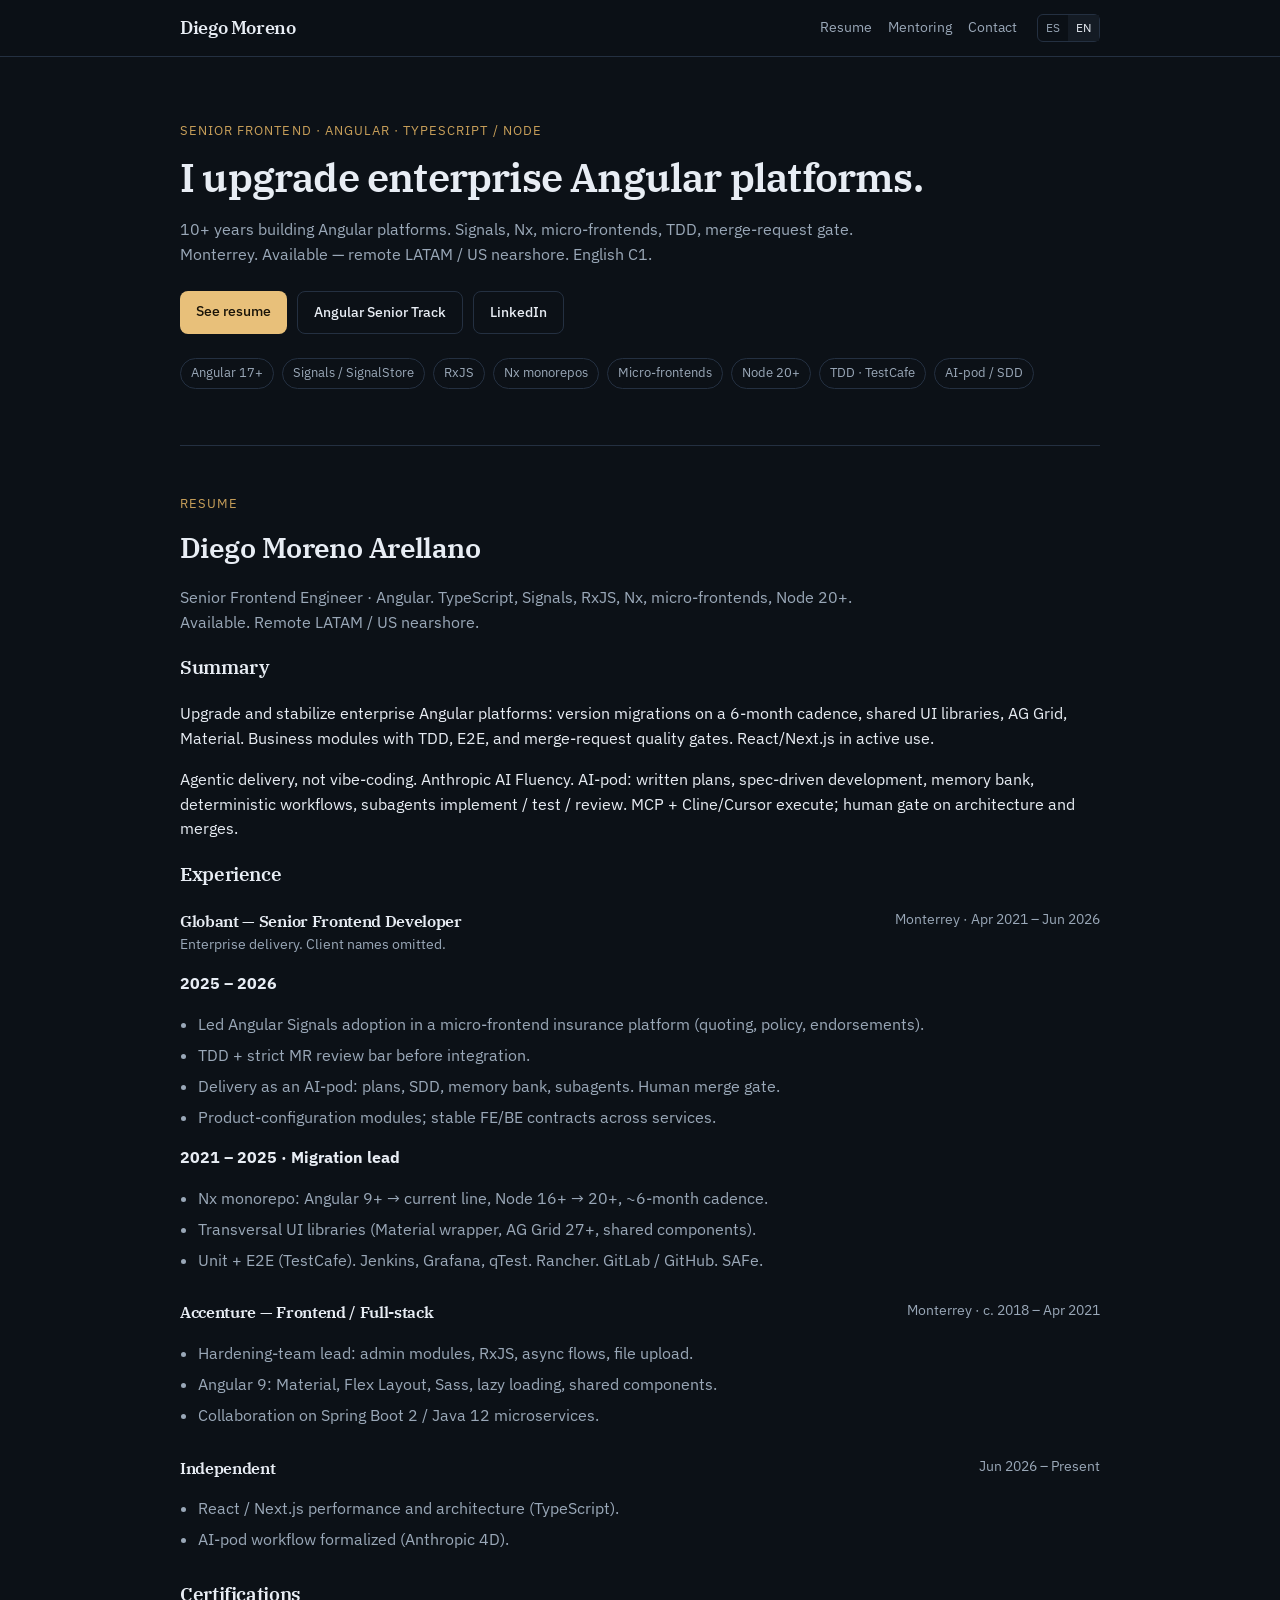
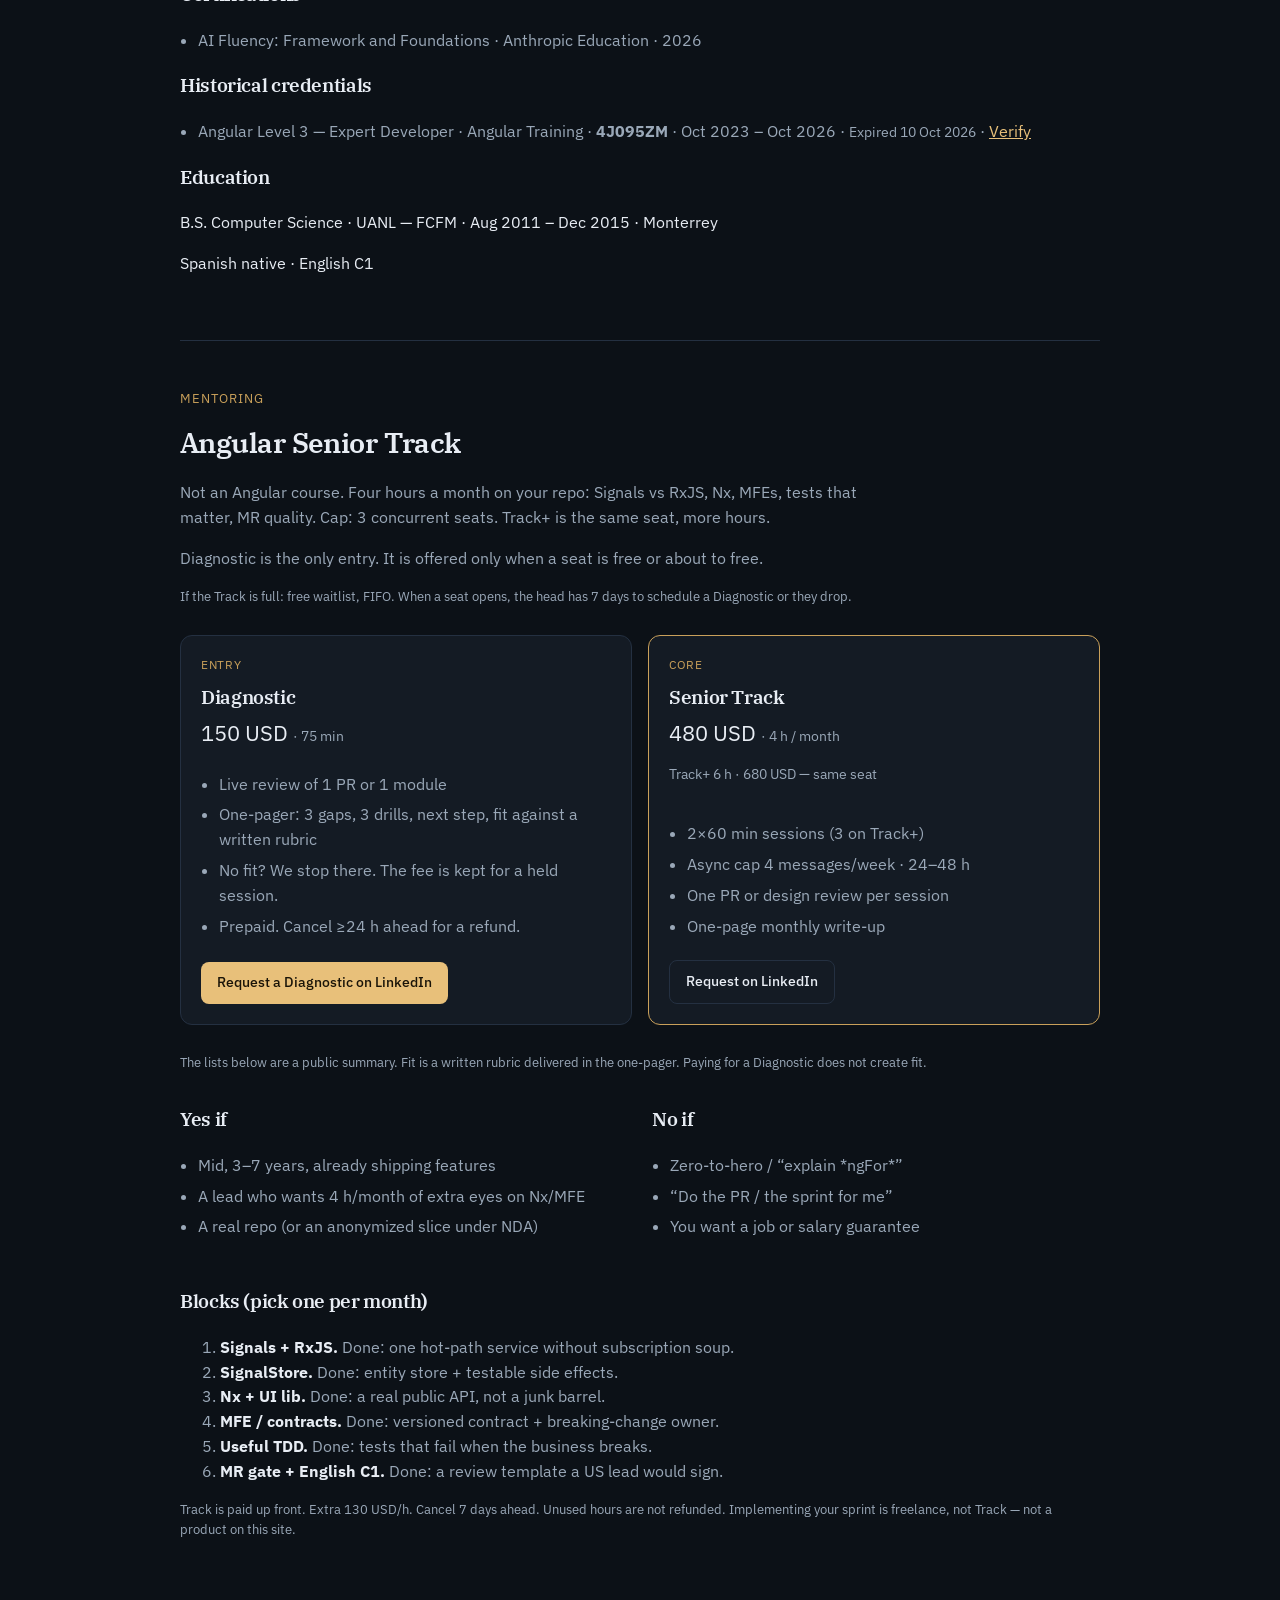
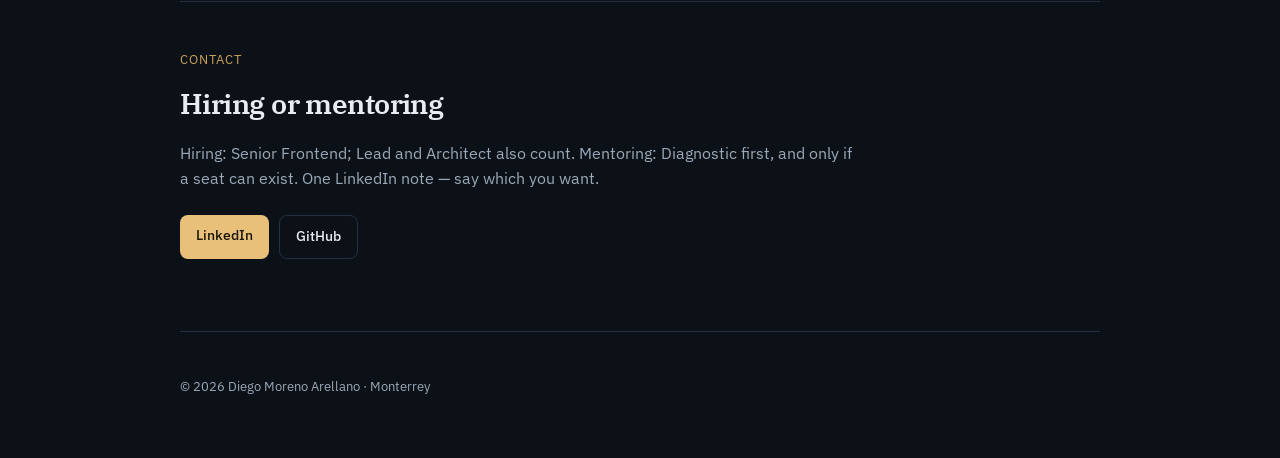
<file: index.html>
<!DOCTYPE html>
<html lang="en">
<head>
  <meta charset="UTF-8" />
  <meta name="viewport" content="width=device-width, initial-scale=1" />
  <title>Diego Moreno — Senior Frontend · Angular</title>
  <meta name="description" content="Senior Frontend · Angular. Public resume and Angular Senior Track. Monterrey / remote US." />
  <link rel="canonical" href="https://pelukron.github.io/diego-moreno/" />
  <meta property="og:title" content="Diego Moreno — Senior Frontend · Angular" />
  <meta property="og:description" content="Senior Frontend · Angular. Public resume and Angular Senior Track. Monterrey / remote US." />
  <meta property="og:type" content="website" />
  <meta property="og:url" content="https://pelukron.github.io/diego-moreno/" />
  <link rel="icon" href="data:image/svg+xml,<svg xmlns='http://www.w3.org/2000/svg' viewBox='0 0 64 64'><rect width='64' height='64' rx='12' fill='%230c1117'/><text x='50%' y='54%' text-anchor='middle' font-family='Georgia' font-size='28' fill='%23e8c07a'>DM</text></svg>" />
  <link rel="preconnect" href="https://fonts.googleapis.com" />
  <link rel="preconnect" href="https://fonts.gstatic.com" crossorigin />
  <link href="https://fonts.googleapis.com/css2?family=IBM+Plex+Sans:wght@400;500;600&family=IBM+Plex+Serif:wght@500;600&display=swap" rel="stylesheet" />
  <link rel="stylesheet" href="styles.css" />
</head>
<body>
  <a class="skip" href="#main">Skip to content</a>
  <header class="top">
    <div class="wrap top-inner">
      <a class="brand" href="#top">Diego Moreno</a>
      <nav class="nav" aria-label="Primary">
        <a href="#cv" data-i18n="nav.cv">Resume</a>
        <a href="#mentoria" data-i18n="nav.mentor">Mentoring</a>
        <a href="#contacto" data-i18n="nav.contact">Contact</a>
      </nav>
      <div class="lang" role="group" aria-label="Language">
        <button type="button" id="btn-es">ES</button>
        <button type="button" id="btn-en" class="on">EN</button>
      </div>
    </div>
  </header>

  <main id="main">
    <section class="hero wrap" id="top">
      <p class="kicker" data-i18n="hero.kicker">Senior Frontend · Angular · TypeScript / Node</p>
      <h1 data-i18n="hero.title">I upgrade enterprise Angular platforms.</h1>
      <p class="lede" data-i18n="hero.lede">10+ years building Angular platforms. Signals, Nx, micro-frontends, TDD, merge-request gate. Monterrey. Available — remote LATAM / US nearshore. English C1.</p>
      <div class="cta-row">
        <a class="btn primary" href="#cv" data-i18n="hero.ctaHire">See resume</a>
        <a class="btn ghost" href="#mentoria" data-i18n="hero.ctaMentor">Angular Senior Track</a>
        <a class="btn ghost" href="https://www.linkedin.com/in/diego-moreno-arellano-2a36528a/" target="_blank" rel="noopener">LinkedIn</a>
      </div>
      <ul class="pills">
        <li>Angular 17+</li>
        <li>Signals / SignalStore</li>
        <li>RxJS</li>
        <li>Nx monorepos</li>
        <li>Micro-frontends</li>
        <li>Node 20+</li>
        <li>TDD · TestCafe</li>
        <li>AI-pod / SDD</li>
      </ul>
    </section>

    <section class="wrap block" id="cv">
      <p class="section-label" data-i18n="cv.label">Resume</p>
      <h2 data-i18n="cv.title">Diego Moreno Arellano</h2>
      <p class="intro" data-i18n="cv.intro">Senior Frontend Engineer · Angular. TypeScript, Signals, RxJS, Nx, micro-frontends, Node 20+. Available. Remote LATAM / US nearshore.</p>

      <h3 data-i18n="cv.sum">Summary</h3>
      <p data-i18n="cv.p1">Upgrade and stabilize enterprise Angular platforms: version migrations on a 6-month cadence, shared UI libraries, AG Grid, Material. Business modules with TDD, E2E, and merge-request quality gates. React/Next.js in active use.</p>
      <p data-i18n="cv.p2">Agentic delivery, not vibe-coding. Anthropic AI Fluency. AI-pod: written plans, spec-driven development, memory bank, deterministic workflows, subagents implement / test / review. MCP + Cline/Cursor execute; human gate on architecture and merges.</p>

      <h3 data-i18n="cv.exp">Experience</h3>
      <article class="job">
        <header>
          <h4>Globant — Senior Frontend Developer</h4>
          <p class="when">Monterrey · Apr 2021 – Jun 2026</p>
        </header>
        <p class="muted" data-i18n="cv.omit">Enterprise delivery. Client names omitted.</p>
        <p><strong>2025 – 2026</strong></p>
        <ul>
          <li data-i18n="g1">Led Angular Signals adoption in a micro-frontend insurance platform (quoting, policy, endorsements).</li>
          <li data-i18n="g2">TDD + strict MR review bar before integration.</li>
          <li data-i18n="g3">Delivery as an AI-pod: plans, SDD, memory bank, subagents. Human merge gate.</li>
          <li data-i18n="g4">Product-configuration modules; stable FE/BE contracts across services.</li>
        </ul>
        <p><strong>2021 – 2025 · Migration lead</strong></p>
        <ul>
          <li data-i18n="g5">Nx monorepo: Angular 9+ → current line, Node 16+ → 20+, ~6-month cadence.</li>
          <li data-i18n="g6">Transversal UI libraries (Material wrapper, AG Grid 27+, shared components).</li>
          <li data-i18n="g7">Unit + E2E (TestCafe). Jenkins, Grafana, qTest. Rancher. GitLab / GitHub. SAFe.</li>
        </ul>
      </article>
      <article class="job">
        <header>
          <h4>Accenture — Frontend / Full-stack</h4>
          <p class="when">Monterrey · c. 2018 – Apr 2021</p>
        </header>
        <ul>
          <li data-i18n="acc1">Hardening-team lead: admin modules, RxJS, async flows, file upload.</li>
          <li data-i18n="acc2">Angular 9: Material, Flex Layout, Sass, lazy loading, shared components.</li>
          <li data-i18n="acc3">Collaboration on Spring Boot 2 / Java 12 microservices.</li>
        </ul>
      </article>
      <article class="job">
        <header>
          <h4 data-i18n="ind.h">Independent</h4>
          <p class="when">Jun 2026 – Present</p>
        </header>
        <ul>
          <li data-i18n="ind.1">React / Next.js performance and architecture (TypeScript).</li>
          <li data-i18n="ind.2">AI-pod workflow formalized (Anthropic 4D).</li>
        </ul>
      </article>

      <h3 data-i18n="cv.cert">Certifications</h3>
      <ul class="plain">
        <li>AI Fluency: Framework and Foundations · Anthropic Education · 2026</li>
      </ul>

      <h3 data-i18n="cv.certHistory">Historical credentials</h3>
      <ul class="plain">
        <li>Angular Level 3 — Expert Developer · Angular Training · <strong>4J095ZM</strong> · Oct 2023 – Oct 2026 · <span class="muted">Expired 10 Oct 2026</span> · <a href="https://www.angulartraining.com/certification/check.html" target="_blank" rel="noopener">Verify</a></li>
      </ul>

      <h3 data-i18n="cv.edu">Education</h3>
      <p>B.S. Computer Science · UANL — FCFM · Aug 2011 – Dec 2015 · Monterrey</p>
      <p>Spanish native · English C1</p>
    </section>

    <section class="wrap block" id="mentoria">
      <p class="section-label" data-i18n="m.label">Mentoring</p>
      <h2 data-i18n="m.title">Angular Senior Track</h2>
      <p class="intro" data-i18n="m.intro">Not an Angular course. Four hours a month on your repo: Signals vs RxJS, Nx, MFEs, tests that matter, MR quality. Cap: 3 concurrent seats. Track+ is the same seat, more hours.</p>
      <p class="intro" data-i18n="m.diagRule">Diagnostic is the only entry. It is offered only when a seat is free or about to free.</p>
      <p class="fine" data-i18n="m.wait">If the Track is full: free waitlist, FIFO. When a seat opens, the head has 7 days to schedule a Diagnostic or they drop.</p>

      <div class="cards">
        <article class="card">
          <p class="price-kicker" data-i18n="a.k">Entry</p>
          <h3>Diagnostic</h3>
          <p class="price">150 USD <span data-i18n="a.meta">· 75 min</span></p>
          <ul>
            <li data-i18n="a.1">Live review of 1 PR or 1 module</li>
            <li data-i18n="a.2">One-pager: 3 gaps, 3 drills, next step, fit against a written rubric</li>
            <li data-i18n="a.3">No fit? We stop there. The fee is kept for a held session.</li>
            <li data-i18n="a.4">Prepaid. Cancel ≥24 h ahead for a refund.</li>
          </ul>
          <a class="btn primary sm" href="https://www.linkedin.com/in/diego-moreno-arellano-2a36528a/" target="_blank" rel="noopener" data-i18n="a.cta">Request a Diagnostic on LinkedIn</a>
        </article>

        <article class="card featured">
          <p class="price-kicker" data-i18n="b.k">Core</p>
          <h3>Senior Track</h3>
          <p class="price">480 USD <span data-i18n="b.meta">· 4 h / month</span></p>
          <p class="alt" data-i18n="b.plus">Track+ 6 h · 680 USD — same seat</p>
          <ul>
            <li data-i18n="b.1">2×60 min sessions (3 on Track+)</li>
            <li data-i18n="b.2">Async cap 4 messages/week · 24–48 h</li>
            <li data-i18n="b.3">One PR or design review per session</li>
            <li data-i18n="b.4">One-page monthly write-up</li>
          </ul>
          <a class="btn ghost sm" href="https://www.linkedin.com/in/diego-moreno-arellano-2a36528a/" target="_blank" rel="noopener" data-i18n="b.cta">Request on LinkedIn</a>
        </article>
      </div>

      <p class="fine" data-i18n="fit.note">The lists below are a public summary. Fit is a written rubric delivered in the one-pager. Paying for a Diagnostic does not create fit.</p>

      <div class="split">
        <div>
          <h3 data-i18n="fit.yesT">Yes if</h3>
          <ul class="plain">
            <li data-i18n="fit.y1">Mid, 3–7 years, already shipping features</li>
            <li data-i18n="fit.y2">A lead who wants 4 h/month of extra eyes on Nx/MFE</li>
            <li data-i18n="fit.y3">A real repo (or an anonymized slice under NDA)</li>
          </ul>
        </div>
        <div>
          <h3 data-i18n="fit.noT">No if</h3>
          <ul class="plain">
            <li data-i18n="fit.n1">Zero-to-hero / “explain *ngFor*”</li>
            <li data-i18n="fit.n2">“Do the PR / the sprint for me”</li>
            <li data-i18n="fit.n3">You want a job or salary guarantee</li>
          </ul>
        </div>
      </div>

      <h3 class="track-h" data-i18n="track.h">Blocks (pick one per month)</h3>
      <ol class="track">
        <li><strong>Signals + RxJS.</strong> <span data-i18n="t.1">Done: one hot-path service without subscription soup.</span></li>
        <li><strong>SignalStore.</strong> <span data-i18n="t.2">Done: entity store + testable side effects.</span></li>
        <li><strong>Nx + UI lib.</strong> <span data-i18n="t.3">Done: a real public API, not a junk barrel.</span></li>
        <li><strong data-i18n="t.4h">MFE / contracts.</strong> <span data-i18n="t.4">Done: versioned contract + breaking-change owner.</span></li>
        <li><strong data-i18n="t.5h">Useful TDD.</strong> <span data-i18n="t.5">Done: tests that fail when the business breaks.</span></li>
        <li><strong>MR gate + English C1.</strong> <span data-i18n="t.6">Done: a review template a US lead would sign.</span></li>
      </ol>

      <p class="fine" data-i18n="m.fine">Track is paid up front. Extra 130 USD/h. Cancel 7 days ahead. Unused hours are not refunded. Implementing your sprint is freelance, not Track — not a product on this site.</p>
    </section>

    <section class="wrap block" id="contacto">
      <p class="section-label" data-i18n="co.label">Contact</p>
      <h2 data-i18n="co.title">Hiring or mentoring</h2>
      <p class="intro" data-i18n="co.intro">Hiring: Senior Frontend; Lead and Architect also count. Mentoring: Diagnostic first, and only if a seat can exist. One LinkedIn note — say which you want.</p>
      <div class="cta-row">
        <a class="btn primary" href="https://www.linkedin.com/in/diego-moreno-arellano-2a36528a/" target="_blank" rel="noopener">LinkedIn</a>
        <a class="btn ghost" href="https://github.com/pelukron/diego-moreno" target="_blank" rel="noopener">GitHub</a>
      </div>
    </section>
  </main>

  <footer class="wrap foot">
    <p>© 2026 Diego Moreno Arellano · Monterrey</p>
  </footer>

  <script src="i18n.js"></script>
</body>
</html>
</file>
<file: styles.css>
:root {
  --bg: #0c1117;
  --bg-2: #141b24;
  --ink: #e8edf4;
  --muted: #9aa8b8;
  --line: #243041;
  --gold: #e8c07a;
  --gold-dim: #c9a05a;
}
* { box-sizing: border-box; }
html { scroll-behavior: smooth; }
body {
  margin: 0;
  background: var(--bg);
  color: var(--ink);
  font: 16px/1.55 "IBM Plex Sans", system-ui, sans-serif;
}
h1, h2, h3, h4, .brand {
  font-family: "IBM Plex Serif", Georgia, serif;
  font-weight: 600;
  letter-spacing: -0.02em;
}
a { color: var(--gold); }
.skip {
  position: absolute;
  left: -999px;
  top: 0;
}
.skip:focus {
  left: 12px;
  top: 12px;
  z-index: 20;
  background: var(--gold);
  color: #1a1408;
  padding: 8px 12px;
  border-radius: 6px;
  text-decoration: none;
  font-weight: 600;
}
.wrap { width: min(920px, calc(100% - 40px)); margin-inline: auto; }
.top {
  position: sticky; top: 0; z-index: 10;
  background: rgba(12,17,23,.88);
  backdrop-filter: blur(10px);
  border-bottom: 1px solid var(--line);
}
.top-inner {
  display: flex; align-items: center; flex-wrap: wrap; gap: 12px 20px;
  min-height: 56px;
}
.brand { color: var(--ink); text-decoration: none; font-size: 18px; }
.nav { display: flex; gap: 16px; margin-left: auto; }
.nav a { color: var(--muted); text-decoration: none; font-size: 14px; }
.nav a:hover { color: var(--ink); }
.lang { display: flex; border: 1px solid var(--line); border-radius: 6px; }
.lang button {
  background: transparent; color: var(--muted); border: 0;
  padding: 4px 8px; cursor: pointer; font: inherit; font-size: 12px;
}
.lang button.on { background: var(--bg-2); color: var(--ink); }
.hero { padding: 64px 0 40px; }
.kicker, .section-label {
  color: var(--gold-dim); font-size: 13px; letter-spacing: .08em;
  text-transform: uppercase; margin: 0 0 12px;
}
h1 { font-size: clamp(28px, 4vw, 40px); line-height: 1.2; margin: 0 0 16px; }
.lede, .intro { color: var(--muted); max-width: 68ch; }
.cta-row { display: flex; flex-wrap: wrap; gap: 10px; margin: 24px 0; }
.btn {
  display: inline-block; text-decoration: none;
  padding: 10px 16px; border-radius: 8px; font-size: 14px; font-weight: 500;
}
.btn.primary { background: var(--gold); color: #1a1408; }
.btn.ghost { border: 1px solid var(--line); color: var(--ink); }
.btn.sm { margin-top: 12px; }
.pills { display: flex; flex-wrap: wrap; gap: 8px; padding: 0; list-style: none; }
.pills li {
  border: 1px solid var(--line); color: var(--muted);
  padding: 4px 10px; border-radius: 999px; font-size: 13px;
}
.block { padding: 48px 0; border-top: 1px solid var(--line); }
h2 { font-size: 28px; margin: 0 0 12px; }
.cards {
  display: grid; gap: 16px;
  grid-template-columns: repeat(auto-fit, minmax(240px, 1fr));
  margin: 28px 0;
}
.card {
  background: var(--bg-2);
  border: 1px solid var(--line);
  border-radius: 12px;
  padding: 20px;
  display: flex;
  flex-direction: column;
}
.card.featured { border-color: var(--gold-dim); }
.price-kicker { margin: 0; font-size: 12px; color: var(--gold-dim); letter-spacing: .06em; text-transform: uppercase; }
.card h3 { margin: 8px 0 4px; }
.price { font-size: 22px; margin: 0; }
.price span, .alt { color: var(--muted); font-size: 14px; }
.card ul, .plain, .job ul { padding-left: 18px; }
.card li, .plain li, .job li { margin: 6px 0; color: var(--muted); }
.card .btn { margin-top: auto; align-self: flex-start; }
.split { display: grid; gap: 24px; grid-template-columns: 1fr 1fr; }
.track-h { margin-top: 32px; }
.track { color: var(--muted); }
.track strong { color: var(--ink); }
.fine { color: var(--muted); font-size: 13px; }
.job { margin: 20px 0 28px; }
.job header { display: flex; justify-content: space-between; gap: 12px; flex-wrap: wrap; }
.job h4 { margin: 0; }
.when, .muted { color: var(--muted); margin: 0; font-size: 14px; }
.foot { padding: 32px 0 48px; color: var(--muted); font-size: 13px; border-top: 1px solid var(--line); }
@media (max-width: 640px) {
  .nav {
    order: 3;
    width: 100%;
    margin-left: 0;
    padding-bottom: 8px;
  }
  .split { grid-template-columns: 1fr; }
  .hero { padding-top: 40px; }
}
@media (prefers-reduced-motion: reduce) {
  html { scroll-behavior: auto; }
}
</file>
